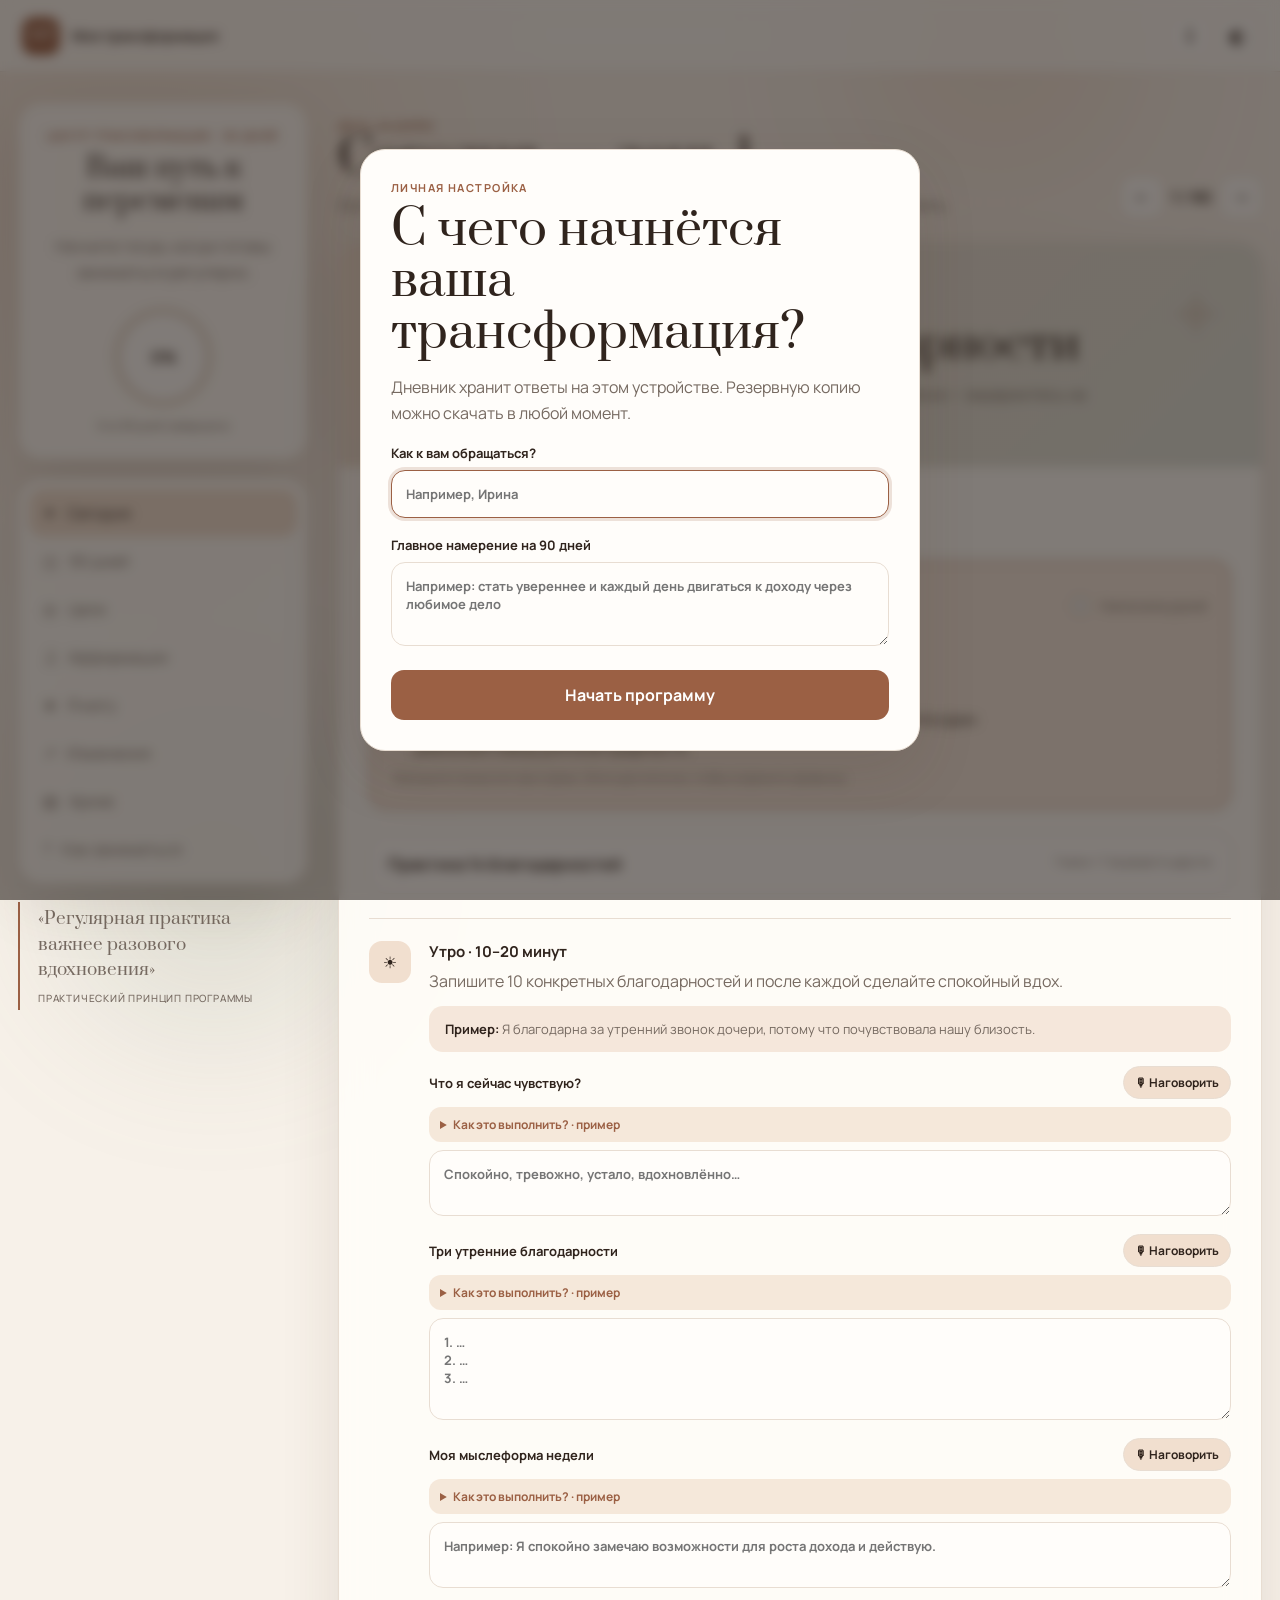
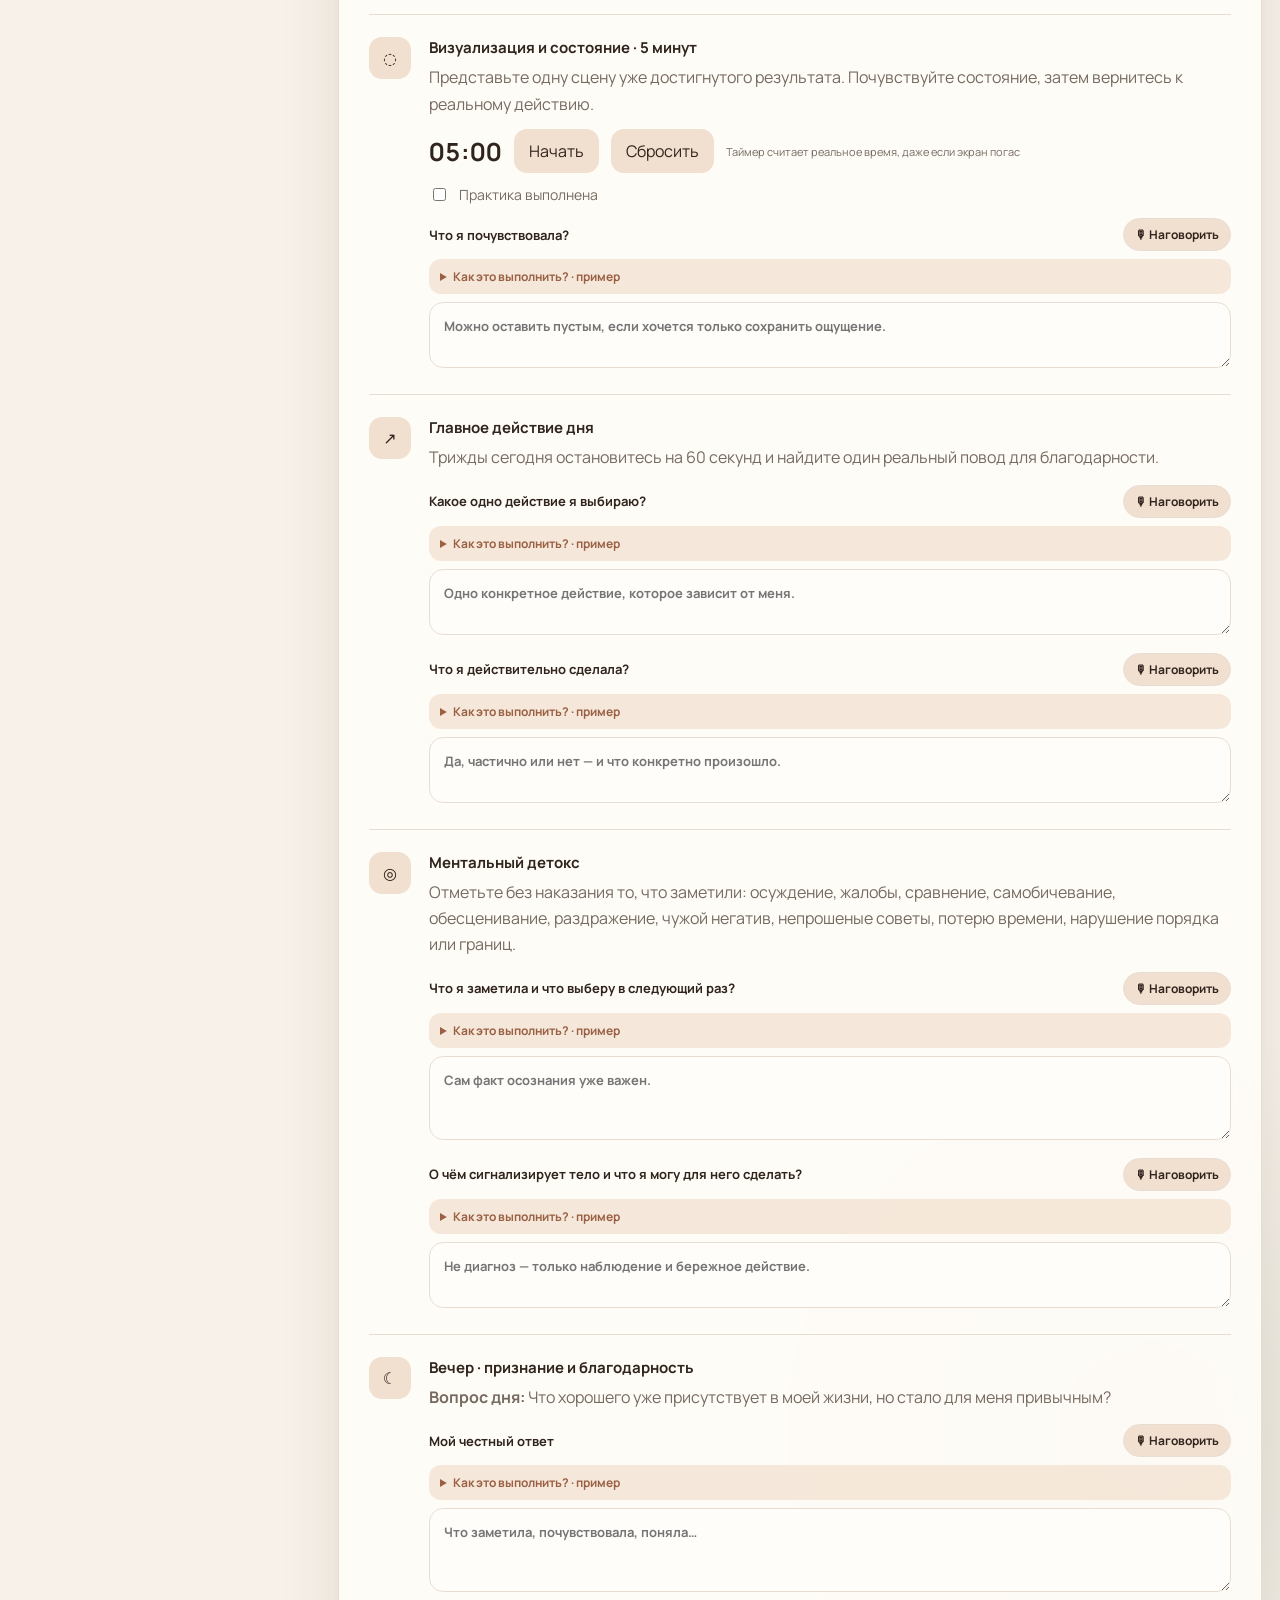
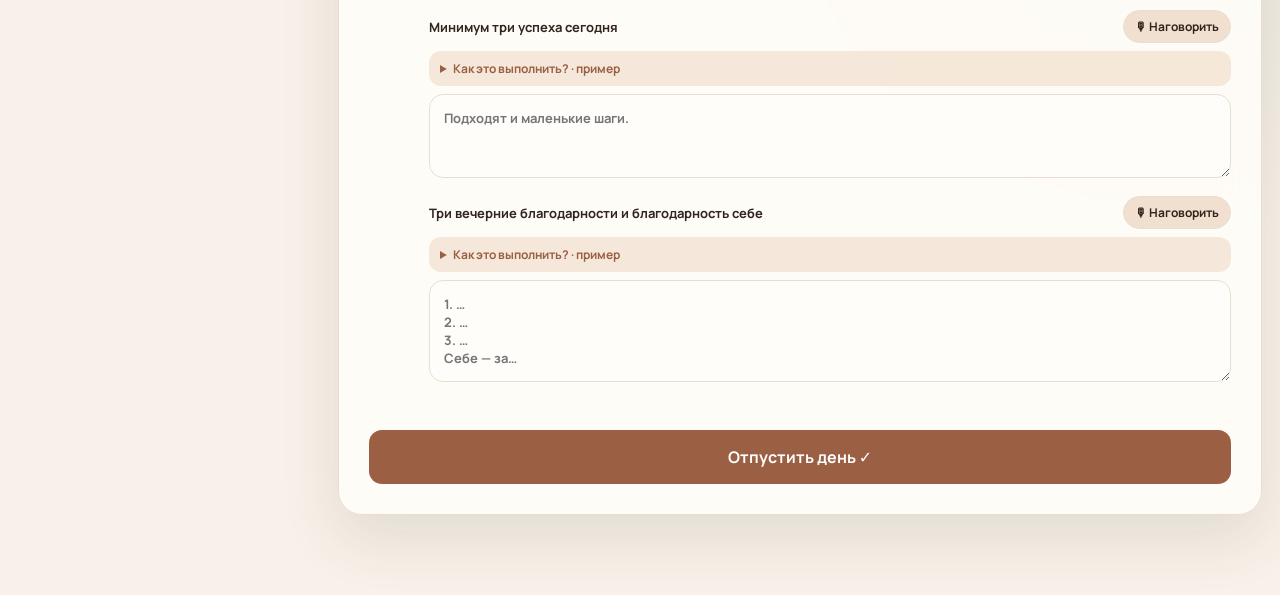
<file: index.html>
<!doctype html>
<html lang="ru" data-mode="light">
<head>
  <meta charset="utf-8"><meta name="viewport" content="width=device-width,initial-scale=1">
  <meta name="theme-color" content="#7c2cff"><meta name="description" content="Персональный центр трансформации на 90 дней">
  <meta name="apple-mobile-web-app-capable" content="yes">
  <meta name="apple-mobile-web-app-status-bar-style" content="default">
  <meta name="apple-mobile-web-app-title" content="Трансформация">
  <title>Центр трансформации — 90 дней</title>
  <link rel="manifest" href="manifest.webmanifest">
  <link rel="apple-touch-icon" href="icon-192.png">
  <link rel="apple-touch-startup-image" href="splash-750x1334.png" media="(device-width: 375px) and (device-height: 667px) and (-webkit-device-pixel-ratio: 2)">
  <link rel="preconnect" href="https://fonts.googleapis.com"><link rel="preconnect" href="https://fonts.gstatic.com" crossorigin>
  <link href="https://fonts.googleapis.com/css2?family=Manrope:wght@400;500;600;700&family=Prata&display=swap" rel="stylesheet"><link rel="stylesheet" href="styles.css">
</head>
<body>
  <div class="glow glow-one"></div><div class="glow glow-two"></div>
  <header class="topbar"><a class="brand" href="#today"><span>МТ</span><b>Моя трансформация</b></a><div class="top-actions"><button class="icon-button" id="exportBtn" title="Скачать мои записи">⇩</button><button class="icon-button" id="themeBtn" title="Сменить тему">◐</button></div></header>
  <main class="layout">
    <aside class="sidebar">
      <section class="profile-card"><p class="eyebrow">Центр трансформации · 90 дней</p><h1 id="welcomeTitle">Ваш путь к переменам</h1><p id="programDate" class="muted">Начните тогда, когда готовы заниматься регулярно.</p><div class="progress-ring" id="progressRing"><strong id="progressValue">0%</strong></div><p class="progress-caption"><span id="completedCount">0</span> из 90 дней завершено</p></section>
      <nav class="nav-card"><button class="nav-item active" data-view="today"><span>✦</span> Сегодня</button><button class="nav-item" data-view="program"><span>◫</span> 90 дней</button><button class="nav-item" data-view="goals"><span>◎</span> Цели</button><button class="nav-item" data-view="affirmations"><span>♫</span> Аффирмации</button><button class="nav-item" data-view="evidence"><span>★</span> Я могу</button><button class="nav-item" data-view="results"><span>↗</span> Изменения</button><button class="nav-item" data-view="archive"><span>▤</span> Архив</button><button class="nav-item" data-view="about"><span>?</span> Как заниматься</button></nav>
      <blockquote>«Регулярная практика важнее разового вдохновения»<small>Практический принцип программы</small></blockquote>
    </aside>
    <section class="content" id="app" aria-live="polite"></section>
  </main>
  <dialog id="welcomeDialog"><form method="dialog" id="welcomeForm"><p class="eyebrow">Личная настройка</p><h2>С чего начнётся ваша трансформация?</h2><p class="muted">Дневник хранит ответы на этом устройстве. Резервную копию можно скачать в любой момент.</p><label>Как к вам обращаться?<input id="nameInput" maxlength="50" placeholder="Например, Ирина" required></label><label>Главное намерение на 90 дней<textarea id="intentionInput" rows="3" placeholder="Например: стать увереннее и каждый день двигаться к доходу через любимое дело" required></textarea></label><button class="primary" value="start">Начать программу</button></form></dialog>
  <div class="toast" id="toast" role="status"></div><noscript><p class="notice">Для работы дневника включите JavaScript в настройках Safari.</p></noscript><script src="app.js?v=8"></script>
</body></html>
</file>
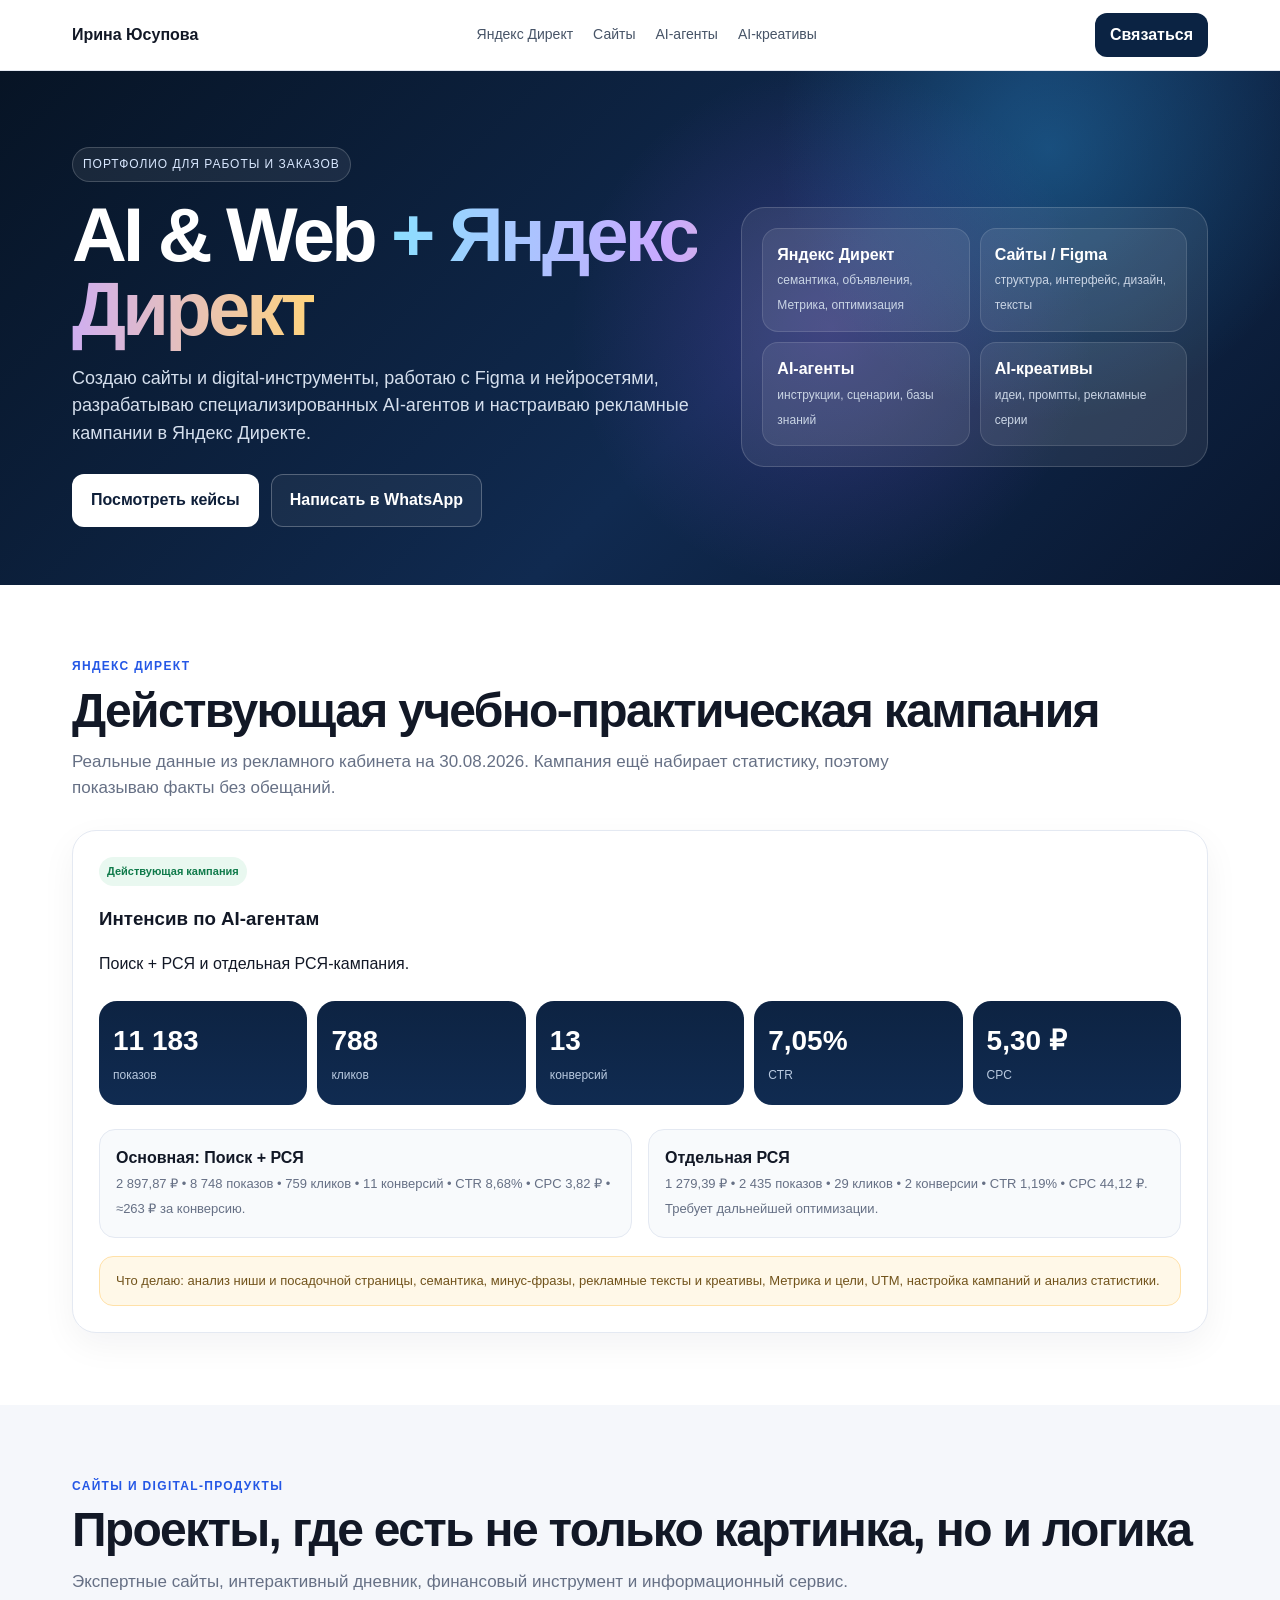
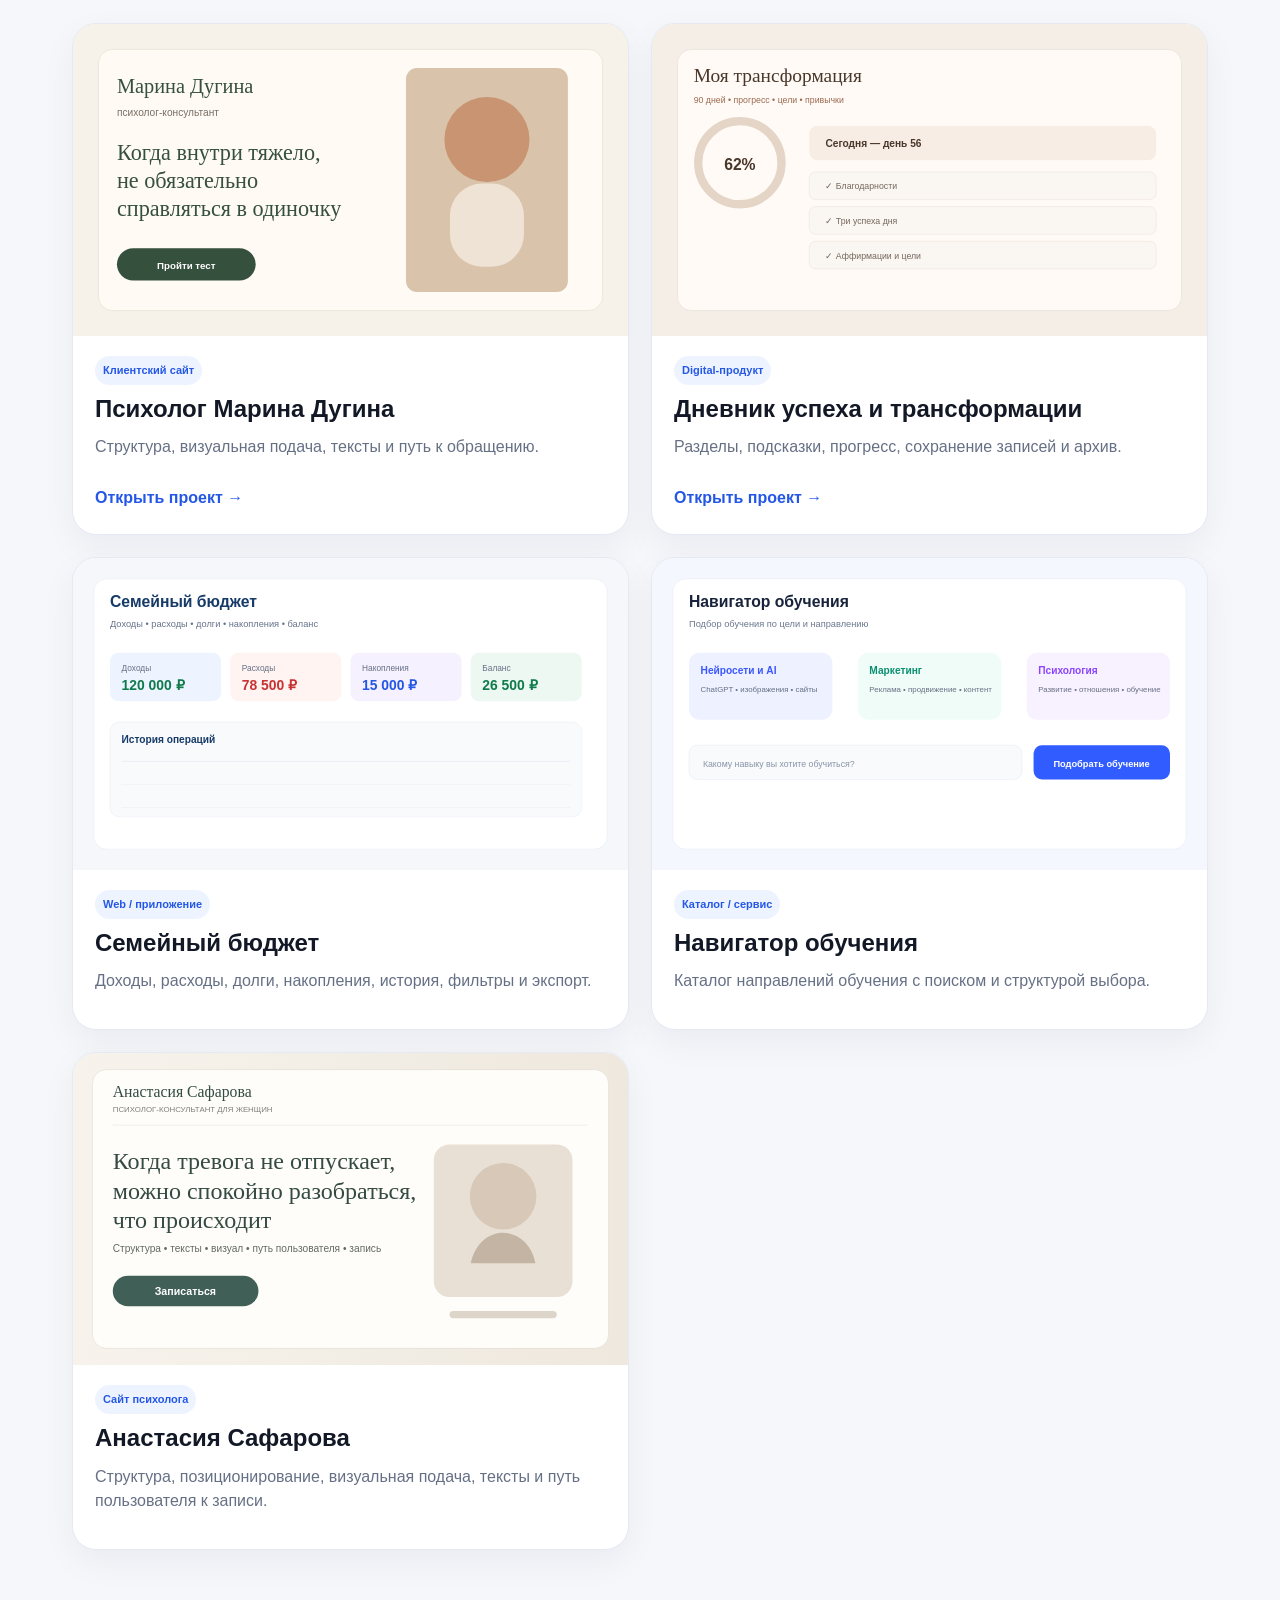
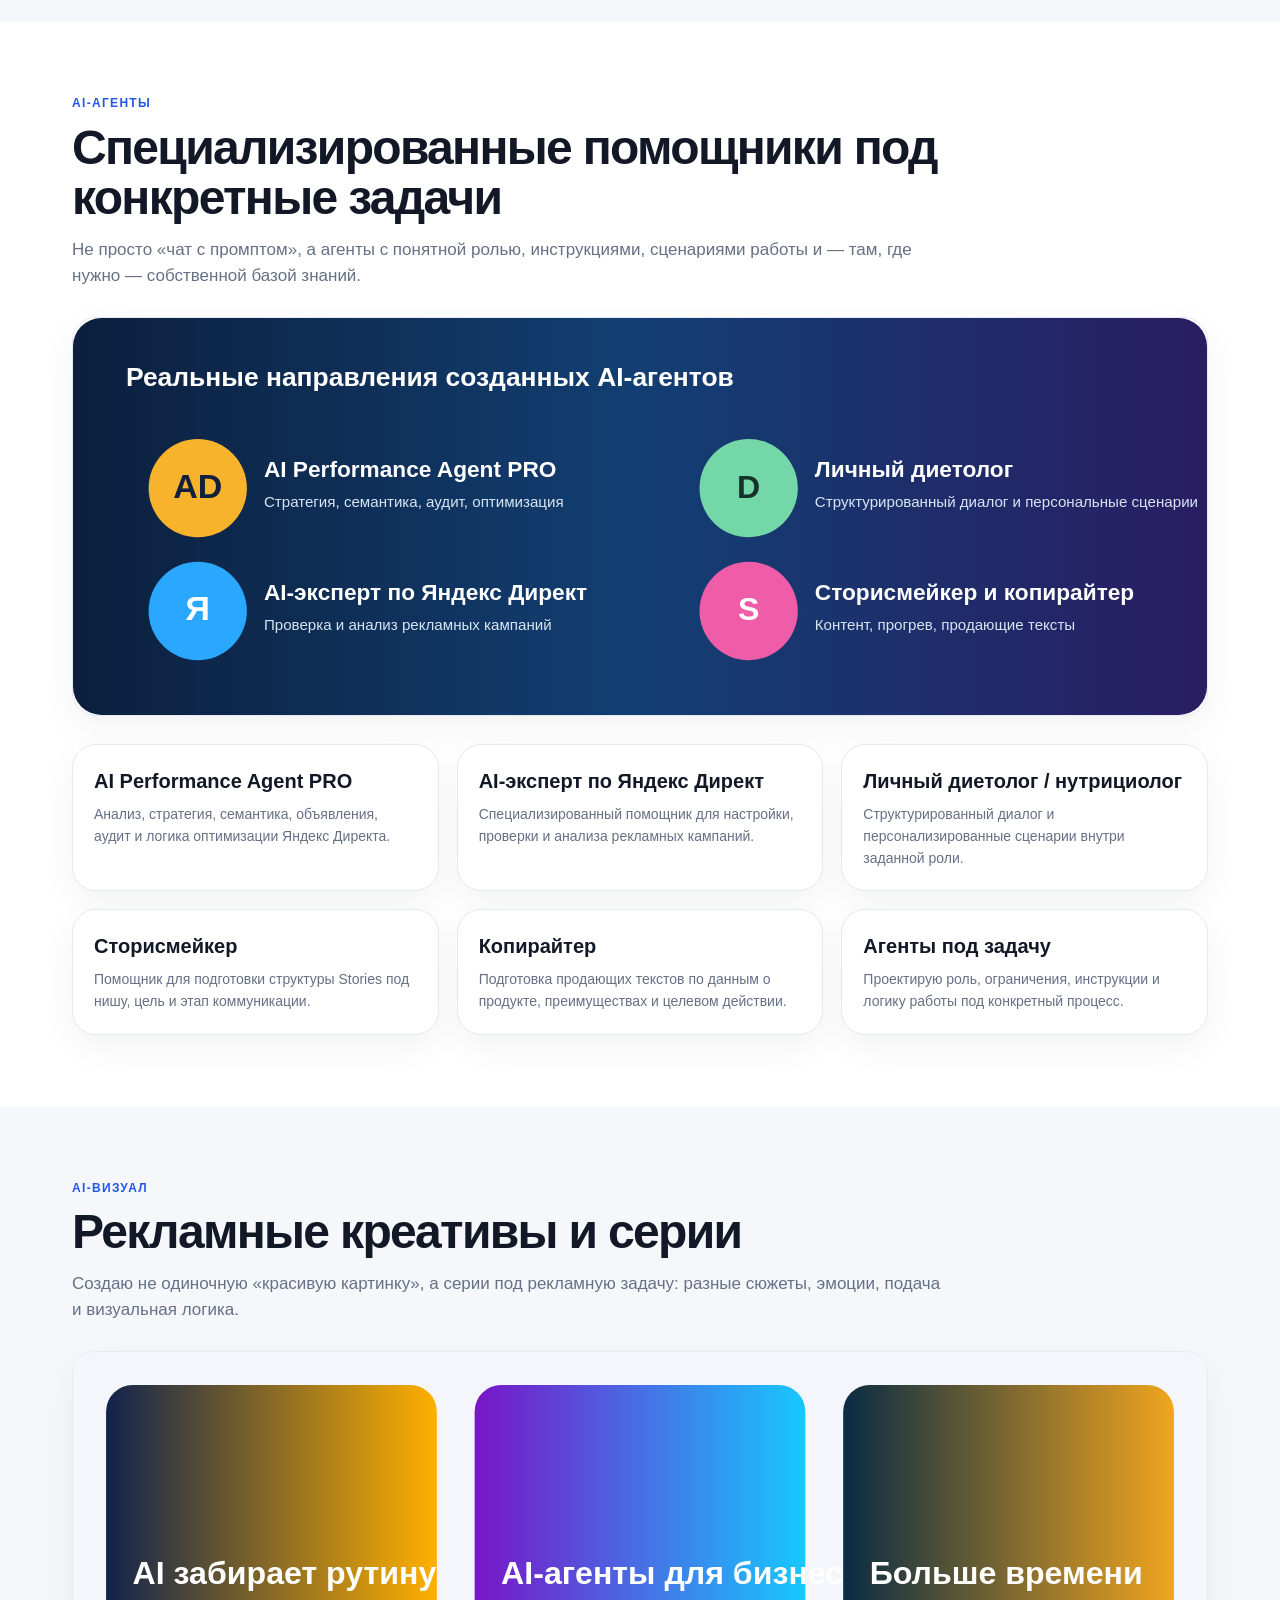
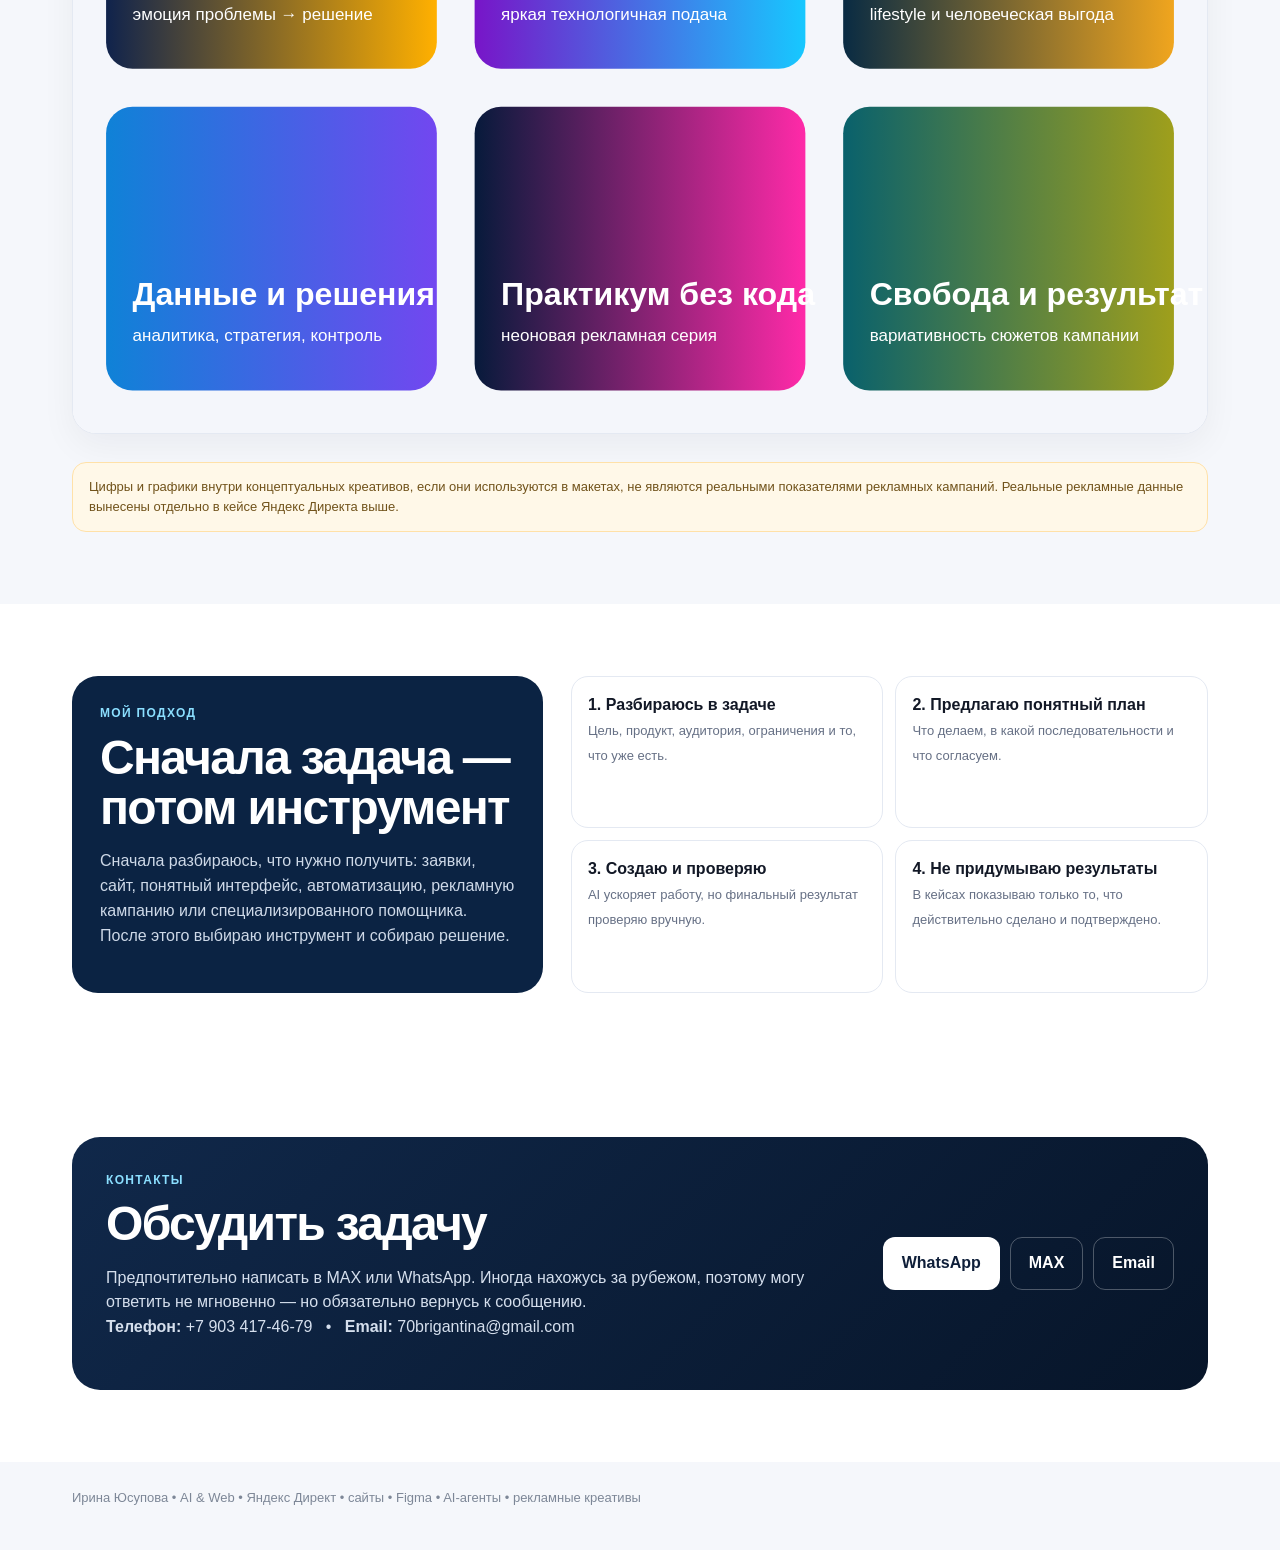
<file: portfolio/index.html>
<!doctype html>
<html lang="ru">
<head>
<meta charset="utf-8">
<meta name="viewport" content="width=device-width,initial-scale=1">
<meta name="description" content="Ирина Юсупова — портфолио: Яндекс Директ, сайты, Figma, AI-агенты, digital-продукты и рекламные AI-креативы.">
<title>Ирина Юсупова — портфолио | AI, Web, Яндекс Директ</title>
<style>
:root{--ink:#121826;--muted:#667085;--paper:#f5f7fb;--white:#fff;--line:#e4e9f2;--navy:#0b2343;--blue:#2457e6;--green:#0f7a4a;--soft:#eef4ff;--warm:#fff8e8}
*{box-sizing:border-box}html{scroll-behavior:smooth}body{margin:0;font-family:Inter,Segoe UI,Arial,sans-serif;color:var(--ink);background:var(--paper);line-height:1.55}a{color:inherit;text-decoration:none}.wrap{max-width:1180px;margin:auto;padding:0 22px}.nav{position:sticky;top:0;z-index:50;background:rgba(255,255,255,.96);backdrop-filter:blur(12px);border-bottom:1px solid var(--line)}.navin{height:70px;display:flex;align-items:center;justify-content:space-between;gap:20px}.brand{font-weight:850}.menu{display:flex;gap:20px;color:#475467;font-size:14px}.navcta{padding:10px 15px;border-radius:12px;background:var(--navy);color:white;font-weight:750}.hero{padding:76px 0 58px;background:radial-gradient(circle at 82% 15%,rgba(50,180,255,.28),transparent 24%),radial-gradient(circle at 65% 50%,rgba(146,92,246,.24),transparent 30%),linear-gradient(135deg,#071425 0%,#102a50 58%,#09172f 100%);color:white}.heroGrid{display:grid;grid-template-columns:1.15fr .85fr;gap:38px;align-items:center}.eyebrow{display:inline-flex;padding:7px 10px;border:1px solid rgba(255,255,255,.18);background:rgba(255,255,255,.07);border-radius:999px;font-size:12px;letter-spacing:.08em;text-transform:uppercase;color:#d9e8ff}.hero h1{font-size:clamp(44px,7vw,76px);line-height:.98;letter-spacing:-.05em;margin:16px 0 18px}.hero h1 span{background:linear-gradient(90deg,#8bdfff,#c9a9ff,#ffd47d);-webkit-background-clip:text;background-clip:text;color:transparent}.hero p{font-size:18px;color:#d5dfed}.heroBtns{display:flex;gap:12px;flex-wrap:wrap;margin-top:26px}.btn{display:inline-flex;align-items:center;justify-content:center;padding:13px 18px;border-radius:12px;font-weight:750;border:1px solid transparent}.btn.primary{background:white;color:#0f1f39}.btn.ghost{border-color:rgba(255,255,255,.26);color:white;background:rgba(255,255,255,.05)}.heroCard{background:rgba(255,255,255,.08);border:1px solid rgba(255,255,255,.16);border-radius:24px;padding:20px}.skillGrid{display:grid;grid-template-columns:repeat(2,1fr);gap:10px}.skill{background:rgba(255,255,255,.08);border:1px solid rgba(255,255,255,.12);padding:14px;border-radius:16px}.skill b{display:block}.skill span{font-size:12px;color:#cad5e5}
.section{padding:72px 0}.white{background:#fff}.kicker{font-size:12px;font-weight:850;letter-spacing:.11em;text-transform:uppercase;color:var(--blue);margin-bottom:10px}.section h2{font-size:clamp(31px,4vw,48px);letter-spacing:-.035em;line-height:1.05;margin:0 0 13px}.lead{color:var(--muted);font-size:17px;max-width:880px;margin:0 0 28px}.caseBox,.project,.agent,.proof{background:white;border:1px solid var(--line);border-radius:24px;box-shadow:0 12px 35px rgba(16,24,40,.05)}.caseBox{padding:26px}.badge{display:inline-block;font-size:11px;font-weight:850;padding:6px 8px;border-radius:999px;background:var(--soft);color:var(--blue)}.badge.green{background:#e9f8f0;color:var(--green)}.metrics{display:grid;grid-template-columns:repeat(5,1fr);gap:10px;margin:24px 0}.metric{background:linear-gradient(180deg,#0d2342,#102b51);color:white;border-radius:18px;padding:18px 14px}.metric b{display:block;font-size:28px}.metric span{font-size:12px;color:#b8c9df}.cols2{display:grid;grid-template-columns:1fr 1fr;gap:16px}.mini{padding:16px;border-radius:16px;background:#f8fafc;border:1px solid var(--line)}.mini b{display:block}.mini span{font-size:13px;color:var(--muted)}.note{margin-top:18px;padding:14px 16px;background:var(--warm);border:1px solid #ffe1a8;border-radius:14px;color:#71531b;font-size:13px}.projectGrid{display:grid;grid-template-columns:repeat(2,1fr);gap:22px}.project{overflow:hidden}.projectMedia{aspect-ratio:16/9;background:#eef2f7;overflow:hidden}.projectMedia img{width:100%;height:100%;object-fit:cover;display:block}.projectBody{padding:20px 22px 23px}.projectBody h3{font-size:24px;margin:5px 0 8px}.projectBody p{color:var(--muted);margin:0 0 12px}.plink{display:inline-block;margin-top:14px;font-weight:800;color:var(--blue)}.proof{overflow:hidden;margin:20px 0 28px}.proof img{width:100%;display:block}.agentGrid{display:grid;grid-template-columns:repeat(3,1fr);gap:18px}.agent{padding:21px}.agent h3{margin:0 0 7px;font-size:20px}.agent p{margin:0;color:var(--muted);font-size:14px}.about{display:grid;grid-template-columns:.85fr 1.15fr;gap:28px}.aboutBox{background:var(--navy);color:white;border-radius:26px;padding:28px}.aboutBox p{color:#ced9e8}.steps{display:grid;grid-template-columns:repeat(2,1fr);gap:12px}.step{background:white;border:1px solid var(--line);border-radius:17px;padding:16px}.step b{display:block}.step span{font-size:13px;color:var(--muted)}.contact{background:linear-gradient(135deg,#10284a,#071529);color:white;border-radius:28px;padding:34px;display:grid;grid-template-columns:1fr auto;gap:26px;align-items:center}.contact p{color:#d5dfed}.contactBtns{display:flex;gap:10px;flex-wrap:wrap}.contact .btn{background:white;color:#0f1f39}.contact .btn.secondary{background:transparent;color:white;border-color:rgba(255,255,255,.28)}.footer{padding:26px 0 42px;color:#7d8797;font-size:13px}
@media(max-width:900px){.heroGrid,.about,.contact{grid-template-columns:1fr}.metrics{grid-template-columns:repeat(3,1fr)}.projectGrid{grid-template-columns:1fr}.agentGrid{grid-template-columns:1fr 1fr}.menu{display:none}}@media(max-width:620px){.wrap{padding:0 14px}.hero{padding:54px 0 42px}.skillGrid,.cols2,.steps{grid-template-columns:1fr}.metrics{grid-template-columns:1fr 1fr}.agentGrid{grid-template-columns:1fr}.section{padding:54px 0}}
</style>
</head>
<body>
<nav class="nav"><div class="wrap navin"><a class="brand" href="#top">Ирина Юсупова</a><div class="menu"><a href="#direct">Яндекс Директ</a><a href="#web">Сайты</a><a href="#agents">AI-агенты</a><a href="#creative">AI-креативы</a></div><a class="navcta" href="#contact">Связаться</a></div></nav>
<header class="hero" id="top"><div class="wrap heroGrid"><div><span class="eyebrow">Портфолио для работы и заказов</span><h1>AI & Web <span>+ Яндекс Директ</span></h1><p>Создаю сайты и digital-инструменты, работаю с Figma и нейросетями, разрабатываю специализированных AI-агентов и настраиваю рекламные кампании в Яндекс Директе.</p><div class="heroBtns"><a class="btn primary" href="#direct">Посмотреть кейсы</a><a class="btn ghost" href="https://wa.me/79034174679" target="_blank">Написать в WhatsApp</a></div></div><aside class="heroCard"><div class="skillGrid"><div class="skill"><b>Яндекс Директ</b><span>семантика, объявления, Метрика, оптимизация</span></div><div class="skill"><b>Сайты / Figma</b><span>структура, интерфейс, дизайн, тексты</span></div><div class="skill"><b>AI-агенты</b><span>инструкции, сценарии, базы знаний</span></div><div class="skill"><b>AI-креативы</b><span>идеи, промпты, рекламные серии</span></div></div></aside></div></header>
<main>
<section class="section white" id="direct"><div class="wrap"><div class="kicker">Яндекс Директ</div><h2>Действующая учебно-практическая кампания</h2><p class="lead">Реальные данные из рекламного кабинета на 30.08.2026. Кампания ещё набирает статистику, поэтому показываю факты без обещаний.</p><div class="caseBox"><span class="badge green">Действующая кампания</span><h3>Интенсив по AI-агентам</h3><p>Поиск + РСЯ и отдельная РСЯ-кампания.</p><div class="metrics"><div class="metric"><b>11 183</b><span>показов</span></div><div class="metric"><b>788</b><span>кликов</span></div><div class="metric"><b>13</b><span>конверсий</span></div><div class="metric"><b>7,05%</b><span>CTR</span></div><div class="metric"><b>5,30 ₽</b><span>CPC</span></div></div><div class="cols2"><div class="mini"><b>Основная: Поиск + РСЯ</b><span>2 897,87 ₽ • 8 748 показов • 759 кликов • 11 конверсий • CTR 8,68% • CPC 3,82 ₽ • ≈263 ₽ за конверсию.</span></div><div class="mini"><b>Отдельная РСЯ</b><span>1 279,39 ₽ • 2 435 показов • 29 кликов • 2 конверсии • CTR 1,19% • CPC 44,12 ₽. Требует дальнейшей оптимизации.</span></div></div><div class="note">Что делаю: анализ ниши и посадочной страницы, семантика, минус-фразы, рекламные тексты и креативы, Метрика и цели, UTM, настройка кампаний и анализ статистики.</div></div></div></section>
<section class="section" id="web"><div class="wrap"><div class="kicker">Сайты и digital-продукты</div><h2>Проекты, где есть не только картинка, но и логика</h2><p class="lead">Экспертные сайты, интерактивный дневник, финансовый инструмент и информационный сервис.</p><div class="projectGrid">
<article class="project"><div class="projectMedia"><img src="assets/marina-preview.svg" alt="Сайт психолога Марины Дугиной"></div><div class="projectBody"><span class="badge">Клиентский сайт</span><h3>Психолог Марина Дугина</h3><p>Структура, визуальная подача, тексты и путь к обращению.</p><a class="plink" href="https://marinadugina.ru/" target="_blank">Открыть проект →</a></div></article>
<article class="project"><div class="projectMedia"><img src="assets/diary-preview.svg" alt="Дневник успеха и трансформации"></div><div class="projectBody"><span class="badge">Digital-продукт</span><h3>Дневник успеха и трансформации</h3><p>Разделы, подсказки, прогресс, сохранение записей и архив.</p><a class="plink" href="https://70brigantina-afk.github.io/Transformation-Journal/" target="_blank">Открыть проект →</a></div></article>
<article class="project"><div class="projectMedia"><img src="assets/family-budget-preview.svg" alt="Семейный бюджет"></div><div class="projectBody"><span class="badge">Web / приложение</span><h3>Семейный бюджет</h3><p>Доходы, расходы, долги, накопления, история, фильтры и экспорт.</p></div></article>
<article class="project"><div class="projectMedia"><img src="assets/learning-navigator-preview.svg" alt="Навигатор обучения"></div><div class="projectBody"><span class="badge">Каталог / сервис</span><h3>Навигатор обучения</h3><p>Каталог направлений обучения с поиском и структурой выбора.</p></div></article>
<article class="project"><div class="projectMedia"><img src="assets/anastasia-preview.svg" alt="Сайт психолога Анастасии Сафаровой"></div><div class="projectBody"><span class="badge">Сайт психолога</span><h3>Анастасия Сафарова</h3><p>Структура, позиционирование, визуальная подача, тексты и путь пользователя к записи.</p></div></article>
</div></div></section>
<section class="section white" id="agents"><div class="wrap"><div class="kicker">AI-агенты</div><h2>Специализированные помощники под конкретные задачи</h2><p class="lead">Не просто «чат с промптом», а агенты с понятной ролью, инструкциями, сценариями работы и — там, где нужно — собственной базой знаний.</p><div class="proof"><img src="assets/agents-preview.svg" alt="Реальные созданные AI-агенты"></div><div class="agentGrid"><div class="agent"><h3>AI Performance Agent PRO</h3><p>Анализ, стратегия, семантика, объявления, аудит и логика оптимизации Яндекс Директа.</p></div><div class="agent"><h3>AI-эксперт по Яндекс Директ</h3><p>Специализированный помощник для настройки, проверки и анализа рекламных кампаний.</p></div><div class="agent"><h3>Личный диетолог / нутрициолог</h3><p>Структурированный диалог и персонализированные сценарии внутри заданной роли.</p></div><div class="agent"><h3>Сторисмейкер</h3><p>Помощник для подготовки структуры Stories под нишу, цель и этап коммуникации.</p></div><div class="agent"><h3>Копирайтер</h3><p>Подготовка продающих текстов по данным о продукте, преимуществах и целевом действии.</p></div><div class="agent"><h3>Агенты под задачу</h3><p>Проектирую роль, ограничения, инструкции и логику работы под конкретный процесс.</p></div></div></div></section>
<section class="section" id="creative"><div class="wrap"><div class="kicker">AI-визуал</div><h2>Рекламные креативы и серии</h2><p class="lead">Создаю не одиночную «красивую картинку», а серии под рекламную задачу: разные сюжеты, эмоции, подача и визуальная логика.</p><div class="proof"><img src="assets/creative-preview.svg" alt="Яркие рекламные AI-креативы"></div><div class="note">Цифры и графики внутри концептуальных креативов, если они используются в макетах, не являются реальными показателями рекламных кампаний. Реальные рекламные данные вынесены отдельно в кейсе Яндекс Директа выше.</div></div></section>
<section class="section white"><div class="wrap"><div class="about"><div class="aboutBox"><div class="kicker" style="color:#8bdfff">Мой подход</div><h2>Сначала задача — потом инструмент</h2><p>Сначала разбираюсь, что нужно получить: заявки, сайт, понятный интерфейс, автоматизацию, рекламную кампанию или специализированного помощника. После этого выбираю инструмент и собираю решение.</p></div><div class="steps"><div class="step"><b>1. Разбираюсь в задаче</b><span>Цель, продукт, аудитория, ограничения и то, что уже есть.</span></div><div class="step"><b>2. Предлагаю понятный план</b><span>Что делаем, в какой последовательности и что согласуем.</span></div><div class="step"><b>3. Создаю и проверяю</b><span>AI ускоряет работу, но финальный результат проверяю вручную.</span></div><div class="step"><b>4. Не придумываю результаты</b><span>В кейсах показываю только то, что действительно сделано и подтверждено.</span></div></div></div></div></section>
<section class="section white" id="contact"><div class="wrap"><div class="contact"><div><div class="kicker" style="color:#8bdfff">Контакты</div><h2>Обсудить задачу</h2><p>Предпочтительно написать в MAX или WhatsApp. Иногда нахожусь за рубежом, поэтому могу ответить не мгновенно — но обязательно вернусь к сообщению.<br><b>Телефон:</b> +7 903 417-46-79 &nbsp; • &nbsp; <b>Email:</b> 70brigantina@gmail.com</p></div><div class="contactBtns"><a class="btn" href="https://wa.me/79034174679" target="_blank">WhatsApp</a><a class="btn secondary" href="https://max.ru/u/f9LHodD0cOI3xHu8vrXbnyiIqinXTGtBW6zCUyRjQNUFj3kDNexjn-bLusc" target="_blank">MAX</a><a class="btn secondary" href="mailto:70brigantina@gmail.com">Email</a></div></div></div></section>
</main>
<footer class="footer"><div class="wrap">Ирина Юсупова • AI & Web • Яндекс Директ • сайты • Figma • AI-агенты • рекламные креативы</div></footer>
</body></html>
</file>
<file: styles.css>
:root{--bg:#f7f1e9;--surface:rgba(255,253,249,.88);--card:#fffdfa;--ink:#30241d;--muted:#766a61;--line:#e8ddd2;--accent:#9b6044;--accent2:#d69b73;--soft:#f1dfcf;--sage:#80927b;--shadow:0 22px 60px rgba(82,54,38,.12)}[data-mode="dark"]{--bg:#1e1916;--surface:rgba(41,33,29,.9);--card:#2b231f;--ink:#f5eee7;--muted:#bfb0a5;--line:#493c35;--accent:#d89a75;--accent2:#edbd91;--soft:#49342a;--sage:#9fb19b;--shadow:0 22px 60px rgba(0,0,0,.28)}*{box-sizing:border-box}html{scroll-behavior:smooth}body{margin:0;min-height:100vh;background:var(--bg);color:var(--ink);font-family:Manrope,system-ui,sans-serif;transition:.25s;background-image:radial-gradient(circle at 10% 5%,rgba(214,155,115,.18),transparent 28rem),radial-gradient(circle at 90% 80%,rgba(128,146,123,.13),transparent 26rem)}button,input,textarea{font:inherit}.glow{position:fixed;border-radius:50%;filter:blur(80px);pointer-events:none;opacity:.2}.glow-one{width:260px;height:260px;background:var(--accent2);top:-80px;right:12%}.glow-two{width:300px;height:300px;background:var(--sage);bottom:-130px;left:5%}.topbar{height:72px;padding:0 max(22px,calc((100% - 1320px)/2));display:flex;align-items:center;justify-content:space-between;border-bottom:1px solid var(--line);background:color-mix(in srgb,var(--surface) 84%,transparent);backdrop-filter:blur(18px);position:sticky;top:0;z-index:10}.brand{display:flex;align-items:center;gap:12px;text-decoration:none;color:var(--ink)}.brand span{display:grid;place-items:center;width:38px;height:38px;border-radius:12px;background:var(--accent);color:white;font-family:Prata,serif}.brand b{font-size:14px}.top-actions{display:flex;gap:8px}.icon-button{width:40px;height:40px;border:1px solid var(--line);border-radius:12px;background:var(--card);color:var(--ink);cursor:pointer;font-size:20px}.layout{width:min(1320px,calc(100% - 36px));margin:30px auto 80px;display:grid;grid-template-columns:290px minmax(0,1fr);gap:30px;position:relative}.sidebar{position:sticky;top:102px;align-self:start;display:grid;gap:18px}.profile-card,.nav-card,.day-card,.panel,.stat-card,.intro-card{background:var(--surface);border:1px solid var(--line);border-radius:24px;box-shadow:var(--shadow);backdrop-filter:blur(16px)}.profile-card{padding:25px;text-align:center}.eyebrow{margin:0 0 9px;color:var(--accent);font-size:11px;font-weight:700;letter-spacing:.13em;text-transform:uppercase}.profile-card h1{font:400 28px/1.18 Prata,serif;margin:0 0 8px}.muted{color:var(--muted);line-height:1.6}.progress-ring{--progress:0deg;width:100px;height:100px;margin:22px auto 10px;border-radius:50%;display:grid;place-items:center;background:conic-gradient(var(--accent) var(--progress),var(--line) 0);position:relative}.progress-ring:after{content:"";position:absolute;inset:8px;border-radius:50%;background:var(--card)}.progress-ring strong{position:relative;z-index:1}.progress-caption{font-size:12px;color:var(--muted);margin:0}.nav-card{padding:10px}.nav-item{width:100%;border:0;background:transparent;color:var(--muted);padding:13px 14px;border-radius:15px;text-align:left;cursor:pointer;display:flex;gap:11px;align-items:center}.nav-item:hover,.nav-item.active{background:var(--soft);color:var(--ink)}blockquote{margin:0;padding:4px 18px;color:var(--muted);font:400 17px/1.5 Prata,serif;border-left:2px solid var(--accent)}blockquote small{display:block;font:500 10px/1.5 Manrope,sans-serif;margin-top:8px;text-transform:uppercase;letter-spacing:.08em}.content{min-width:0}.view-head{display:flex;align-items:end;justify-content:space-between;gap:18px;margin:8px 0 24px}.view-head h2,.intro-card h2,dialog h2{font:400 clamp(30px,4vw,48px)/1.08 Prata,serif;margin:0}.view-head p{margin:8px 0 0}.day-switch{display:flex;align-items:center;gap:8px}.day-switch button{border:1px solid var(--line);background:var(--card);color:var(--ink);border-radius:12px;width:42px;height:42px;cursor:pointer}.day-number{font-weight:700;white-space:nowrap}.day-card{overflow:hidden}.day-hero{padding:32px;background:linear-gradient(135deg,var(--soft),color-mix(in srgb,var(--card) 74%,var(--sage)));position:relative}.day-hero:after{content:"✦";position:absolute;right:34px;top:19px;font-size:74px;color:var(--accent);opacity:.12}.stage-tag{display:inline-flex;padding:7px 11px;border-radius:999px;background:var(--card);color:var(--accent);font-size:11px;font-weight:700}.day-hero h3{font:400 clamp(28px,4vw,44px)/1.12 Prata,serif;margin:17px 0 10px;max-width:720px}.day-hero p{max-width:760px;line-height:1.7;margin:0;color:var(--muted)}.day-body{padding:30px}.intention{border-left:3px solid var(--accent);padding:3px 0 3px 18px;margin:0 0 28px;font-size:17px;line-height:1.7}.period{display:grid;grid-template-columns:46px 1fr;gap:14px;padding:22px 0;border-top:1px solid var(--line)}.period-icon{width:42px;height:42px;display:grid;place-items:center;background:var(--soft);border-radius:13px}.period h4{margin:0 0 6px;font-size:15px}.period p{margin:0 0 12px;color:var(--muted);line-height:1.65}.example{padding:14px 16px;border-radius:14px;background:color-mix(in srgb,var(--soft) 70%,transparent);font-size:13px;color:var(--muted)}.example b{color:var(--ink)}label.field{display:block;margin:14px 0 0;font-size:13px;font-weight:700}.field textarea,.field input,dialog input,dialog textarea{width:100%;margin-top:8px;border:1px solid var(--line);border-radius:14px;padding:14px;background:var(--card);color:var(--ink);resize:vertical;outline:none}.field textarea:focus,.field input:focus,dialog input:focus,dialog textarea:focus{border-color:var(--accent);box-shadow:0 0 0 3px color-mix(in srgb,var(--accent) 18%,transparent)}.checkline{display:flex;gap:10px;align-items:flex-start;margin:12px 0;color:var(--muted);font-size:14px}.checkline input{accent-color:var(--accent);margin-top:3px}.timer-row{display:flex;align-items:center;gap:12px;margin-top:12px}.timer{font-size:25px;font-weight:700;font-variant-numeric:tabular-nums}.small-button,.primary,.complete-button{border:0;border-radius:13px;padding:11px 15px;cursor:pointer}.small-button{background:var(--soft);color:var(--ink)}.complete-button,.primary{background:var(--accent);color:#fff;font-weight:700}.complete-button{width:100%;padding:16px;margin-top:22px}.complete-button.done{background:var(--sage)}.program-grid{display:grid;grid-template-columns:repeat(3,1fr);gap:14px}.program-day{padding:18px;border:1px solid var(--line);border-radius:18px;background:var(--surface);color:var(--ink);text-align:left;cursor:pointer;min-height:145px}.program-day:hover{transform:translateY(-2px);box-shadow:var(--shadow)}.program-day.done{border-color:var(--sage);background:color-mix(in srgb,var(--sage) 13%,var(--card))}.program-day small{color:var(--accent);font-weight:700}.program-day h3{font:400 18px/1.3 Prata,serif;margin:12px 0 0}.stage-divider{grid-column:1/-1;font:400 25px Prata,serif;margin:22px 0 0}.stats{display:grid;grid-template-columns:repeat(4,1fr);gap:14px;margin-bottom:22px}.stat-card{padding:20px}.stat-card strong{font:400 30px Prata,serif;display:block}.stat-card span{font-size:12px;color:var(--muted)}.panel,.intro-card{padding:28px;margin-bottom:18px}.panel h3{font:400 24px Prata,serif;margin:0 0 14px}.reflection-list{display:grid;gap:10px}.reflection-item{padding:14px;border-radius:13px;background:var(--soft);font-size:13px}.steps{counter-reset:step;display:grid;gap:16px}.steps div{position:relative;padding-left:50px}.steps div:before{counter-increment:step;content:counter(step);position:absolute;left:0;top:0;width:34px;height:34px;display:grid;place-items:center;border-radius:50%;background:var(--accent);color:#fff;font-weight:700}.steps h3{margin:0 0 5px;font-size:15px}.steps p{margin:0;color:var(--muted);line-height:1.6}.notice{padding:16px;border-radius:14px;background:var(--soft);color:var(--muted);font-size:13px;line-height:1.65}dialog{width:min(560px,calc(100% - 28px));border:1px solid var(--line);border-radius:25px;padding:0;background:var(--card);color:var(--ink);box-shadow:var(--shadow)}dialog::backdrop{background:rgba(30,22,18,.56);backdrop-filter:blur(6px)}dialog form{padding:30px}dialog label{display:block;margin-top:18px;font-size:13px;font-weight:700}dialog .primary{width:100%;margin-top:20px;padding:14px}.toast{position:fixed;left:50%;bottom:25px;transform:translate(-50%,20px);opacity:0;background:var(--ink);color:var(--card);padding:11px 16px;border-radius:999px;z-index:30;transition:.25s;font-size:13px}.toast.show{opacity:1;transform:translate(-50%,0)}
@media(max-width:950px){.layout{grid-template-columns:1fr}.sidebar{position:static;grid-template-columns:1fr 1fr}.sidebar blockquote{display:none}.nav-card{display:flex;overflow-x:auto;grid-column:1/-1}.nav-item{min-width:105px;justify-content:center;text-align:center;font-size:12px}.nav-item span{display:none}.profile-card{text-align:left;position:relative}.progress-ring{position:absolute;right:22px;top:18px;width:76px;height:76px}.progress-caption{padding-right:85px}.program-grid{grid-template-columns:repeat(2,1fr)}}@media(max-width:620px){.layout{width:min(100% - 22px,1320px);margin-top:16px}.brand b{display:none}.sidebar{grid-template-columns:1fr}.nav-card{display:flex;position:fixed;left:8px;right:8px;bottom:8px;z-index:20;box-shadow:0 12px 35px rgba(0,0,0,.22)}.nav-item{padding:12px 8px;min-width:90px}.profile-card{padding:20px}.profile-card h1{font-size:22px;max-width:70%}.view-head{align-items:flex-start;flex-direction:column}.view-head h2{font-size:32px}.day-switch{align-self:stretch;justify-content:space-between}.day-hero,.day-body{padding:22px}.period{grid-template-columns:38px 1fr}.period-icon{width:36px;height:36px}.program-grid{grid-template-columns:1fr}.stats{grid-template-columns:repeat(2,1fr)}.topbar{height:62px}.content{padding-bottom:68px}}
.field-head{display:flex;align-items:center;justify-content:space-between;gap:10px}.voice-button{border:1px solid var(--line);border-radius:999px;padding:7px 11px;background:var(--soft);color:var(--ink);font-size:12px;font-weight:700;cursor:pointer;white-space:nowrap}.voice-button.listening{background:#b23b3b;color:#fff;animation:pulse 1s infinite}@keyframes pulse{50%{opacity:.62}}
.affirmation-hero{position:relative;overflow:hidden;padding:32px;margin-bottom:18px;border-radius:24px;color:#fff;background:linear-gradient(135deg,#6a22ff,#ef2fb8 52%,#ff9d19);box-shadow:0 22px 60px rgba(112,36,255,.28)}.affirmation-hero:after{content:"";position:absolute;width:220px;height:220px;border-radius:50%;right:-60px;top:-90px;background:rgba(255,255,255,.2)}.affirmation-hero h3{font:400 30px/1.2 Prata,serif;margin:8px 0}.affirmation-hero p{max-width:700px;line-height:1.65;margin:0}.affirmation-symbol{font-size:38px;color:#fff59a}.affirmation-actions{display:flex;gap:10px;flex-wrap:wrap;margin-top:16px}.tiny{font-size:12px;margin-bottom:0}#affirmationText{line-height:1.85}
.paper-practice{display:grid;grid-template-columns:1fr auto;gap:18px;padding:22px;margin:0 0 24px;border:2px dashed color-mix(in srgb,var(--accent) 55%,var(--line));border-radius:18px;background:color-mix(in srgb,var(--soft) 70%,var(--card))}.paper-practice h4{margin:10px 0 8px}.paper-practice ol{margin:0;padding-left:22px;line-height:1.75}.paper-practice p{margin:8px 0 0;color:var(--muted);font-size:12px}.paper-badge{display:inline-block;padding:5px 10px;border-radius:999px;background:var(--accent);color:#fff;font-size:11px;font-weight:700}.gratitude14{margin:10px 0 24px;border:1px solid var(--line);border-radius:18px;background:var(--card);overflow:hidden}.gratitude14 summary{display:flex;justify-content:space-between;gap:12px;padding:18px;cursor:pointer;color:var(--ink)}.gratitude14 summary span{color:var(--muted);font-size:12px}.gratitude-inner{padding:0 20px 22px}.gratitude-inner>p{color:var(--muted);line-height:1.6}@media(max-width:620px){.paper-practice{grid-template-columns:1fr}.gratitude14 summary{align-items:flex-start;flex-direction:column}}
.field-help{margin-top:8px;border-radius:12px;background:color-mix(in srgb,var(--soft) 72%,transparent);font-weight:500}.field-help summary{cursor:pointer;padding:9px 11px;color:var(--accent);font-size:12px;font-weight:700}.field-help p{margin:0;padding:0 11px 11px;color:var(--muted);font-size:12px;line-height:1.55}.timer-row:after{content:"Таймер считает реальное время, даже если экран погас";display:block;color:var(--muted);font-size:11px}.timer-row{flex-wrap:wrap}.voice-button.listening{min-width:118px}
</file>
